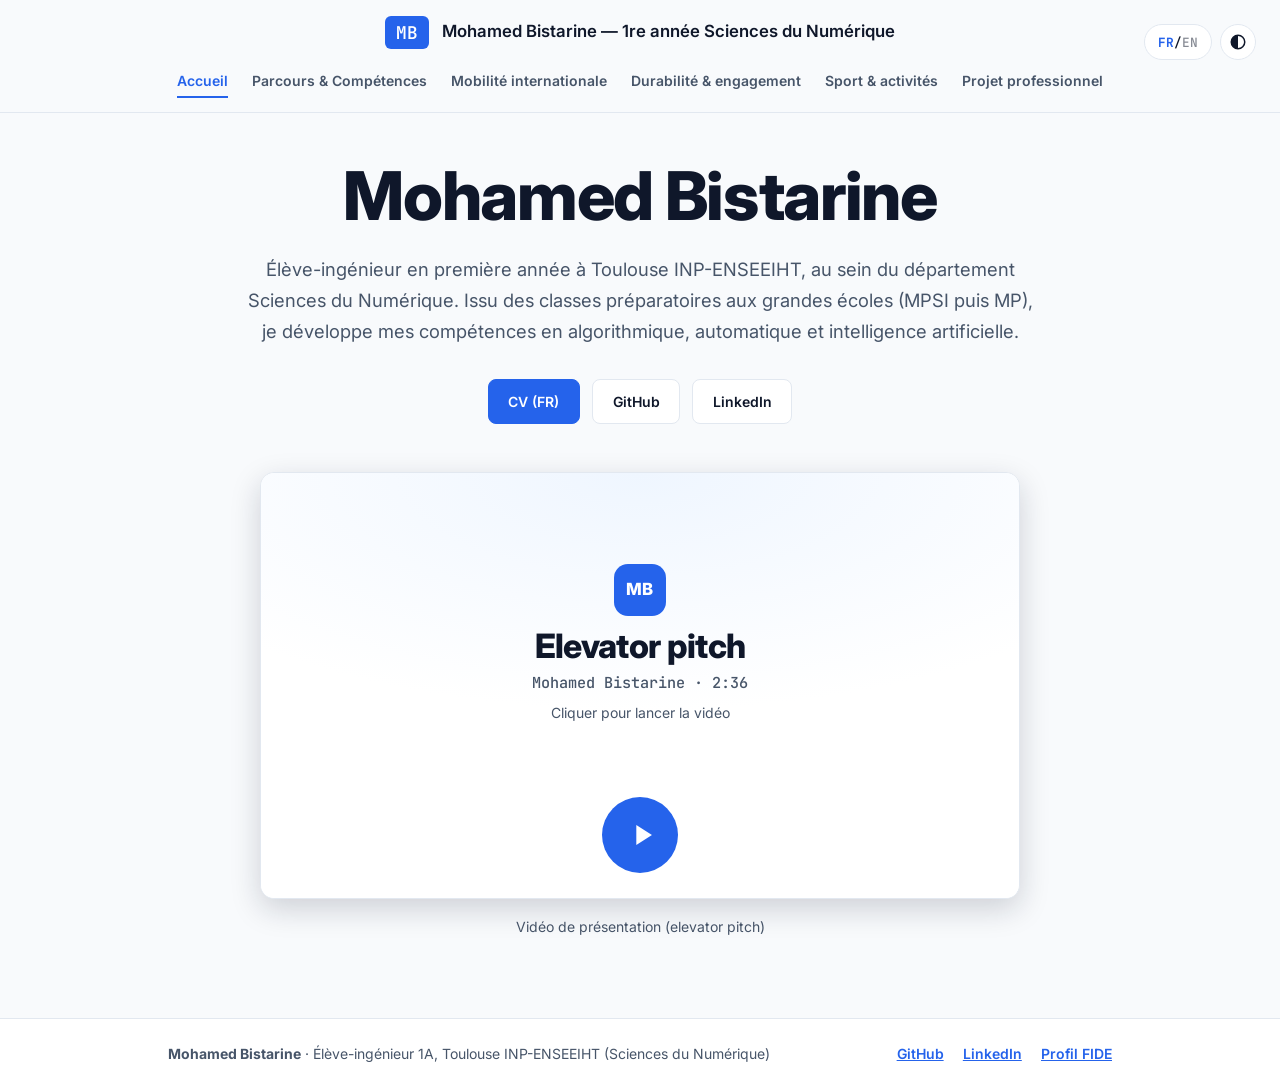
<file: index.html>
<!DOCTYPE html>
<html lang="fr" data-lang="fr">
<head>
  <meta charset="utf-8">
  <meta name="viewport" content="width=device-width, initial-scale=1, viewport-fit=cover">
  <title>Mohamed Bistarine | Sciences du Numérique — N7</title>
  <meta name="description" content="E-portfolio de Mohamed Bistarine, élève-ingénieur en première année à Toulouse INP-ENSEEIHT (N7), département Sciences du Numérique : parcours, mobilité internationale, engagement, sport et projet professionnel.">
  <meta name="author" content="Mohamed Bistarine">
  <meta name="color-scheme" content="light dark">
  <link rel="canonical" href="https://medbistarine-ship-it.github.io/Mohamed_Bistarine/">
  <meta property="og:type" content="website">
  <meta property="og:title" content="Mohamed Bistarine | E-portfolio">
  <meta property="og:description" content="Élève-ingénieur 1A Sciences du Numérique, Toulouse INP-ENSEEIHT (N7).">
  <meta property="og:url" content="https://medbistarine-ship-it.github.io/Mohamed_Bistarine/">
  <link rel="icon" href="data:image/svg+xml,%3Csvg xmlns='http://www.w3.org/2000/svg' viewBox='0 0 64 64'%3E%3Crect width='64' height='64' rx='12' fill='%232563eb'/%3E%3Ctext x='32' y='42' font-family='Arial,sans-serif' font-size='28' font-weight='700' text-anchor='middle' fill='white'%3EMB%3C/text%3E%3C/svg%3E">
  <link rel="preconnect" href="https://fonts.googleapis.com">
  <link rel="preconnect" href="https://fonts.gstatic.com" crossorigin>
  <link href="https://fonts.googleapis.com/css2?family=Inter:wght@400;500;600;700;800&family=JetBrains+Mono:wght@500;700&display=swap" rel="stylesheet">
  <link rel="stylesheet" href="style.css">
  <noscript>
    <style>
      [data-page], .sub-pane { display: block !important; }
      .sub-tabs, #lang, #theme { display: none !important; }
      html[data-lang="fr"] [lang="en"] { display: none !important; }
    </style>
  </noscript>
</head>
<body>
  <!--
    GUIDE RAPIDE
    - Chaque texte existe en français (lang="fr") et en anglais (lang="en") : modifie les deux.
    - Fichiers à déposer dans le dépôt GitHub (dossier assets/) :
        assets/CV_Mohamed_Bistarine_FR.pdf   assets/CV_Mohamed_Bistarine_EN.pdf   assets/uvp_pitch.mp4
        assets/img/logo-najah-souss.png      assets/img/logo-od-dcheira.png   (logos des clubs, onglet Sport)
    - Le bouton « My Job Glasses » est en commentaire dans la page d'accueil : décommente-le et colle ton lien.
  -->

  <a class="skip" href="#contenu"><span lang="fr">Aller au contenu</span><span lang="en">Skip to content</span></a>

  <!-- EN-TÊTE CENTRÉ -->
  <header class="bar centered-header">
    <div class="header-top">
      <span class="brand" aria-hidden="true">MB</span>
      <span class="header-title">
        <span lang="fr">Mohamed Bistarine — 1re année Sciences du Numérique</span>
        <span lang="en">Mohamed Bistarine — 1st Year Digital Sciences</span>
      </span>
    </div>

    <nav aria-label="Sections">
      <a href="#index" aria-current="page" data-k="index">
        <span lang="fr">Accueil</span><span lang="en">Home</span>
      </a>
      <a href="#projets" data-k="projets">
        <span lang="fr">Parcours &amp; Compétences</span><span lang="en">Path &amp; Skills</span>
      </a>
      <a href="#mobilite" data-k="mobilite">
        <span lang="fr">Mobilité internationale</span><span lang="en">International mobility</span>
      </a>
      <a href="#engagement" data-k="engagement">
        <span lang="fr">Durabilité &amp; engagement</span><span lang="en">Sustainability &amp; engagement</span>
      </a>
      <a href="#echecs" data-k="echecs">
        <span lang="fr">Sport &amp; activités</span><span lang="en">Sport &amp; activities</span>
      </a>
      <a href="#carriere" data-k="carriere">
        <span lang="fr">Projet professionnel</span><span lang="en">Career plan</span>
      </a>
    </nav>

    <div class="header-controls">
      <button id="lang" type="button" aria-label="Changer de langue / Switch language" title="Changer de langue / Switch language"><span class="lg lg-fr">FR</span>/<span class="lg lg-en">EN</span></button>
      <button id="theme" type="button" aria-label="Changer de thème clair ou sombre"><svg viewBox="0 0 24 24" width="18" height="18" aria-hidden="true" focusable="false"><circle cx="12" cy="12" r="9" fill="none" stroke="currentColor" stroke-width="2"/><path d="M12 3a9 9 0 0 0 0 18z" fill="currentColor"/></svg></button>
    </div>
  </header>

  <main id="contenu" tabindex="-1">

    <!-- ==========================================================
         ONGLET 0 : ACCUEIL
         ========================================================== -->
    <div data-page="index" class="on">
      <section class="hero wrap">
        <h1>Mohamed Bistarine</h1>
        <p class="lead">
          <span lang="fr">Élève-ingénieur en première année à Toulouse INP-ENSEEIHT, au sein du département Sciences du Numérique. Issu des classes préparatoires aux grandes écoles (MPSI puis MP), je développe mes compétences en algorithmique, automatique et intelligence artificielle.</span>
          <span lang="en">First-year engineering student at Toulouse INP-ENSEEIHT, in the Digital Sciences department. Coming from preparatory classes for the Grandes Écoles (MPSI then MP), I am developing my skills in algorithms, control systems and artificial intelligence.</span>
        </p>

        <div class="actions center">
          <a lang="fr" class="btn primary" href="assets/CV_Mohamed_Bistarine_FR.pdf" target="_blank" rel="noopener" aria-label="Télécharger le CV en français">CV (FR)</a>
          <a lang="en" class="btn primary" href="assets/CV_Mohamed_Bistarine_EN.pdf" target="_blank" rel="noopener" aria-label="Download the CV in English">CV (EN)</a>
          <a class="btn" href="https://github.com/medbistarine-ship-it" target="_blank" rel="noopener noreferrer">GitHub</a>
          <a class="btn" href="https://www.linkedin.com/in/mohamed-bistarine-385b97368/" target="_blank" rel="noopener noreferrer">LinkedIn</a>
          <!-- <a class="btn" href="COLLE-ICI-TON-LIEN-MY-JOB-GLASSES" target="_blank" rel="noopener noreferrer">My Job Glasses</a> -->
        </div>

        <figure class="video-card">
          <div class="vp" id="vp" data-state="paused" data-idle="false" data-cover="true" tabindex="0" role="group" aria-label="Elevator pitch">
            <video class="uvp-video" id="vpv" preload="none" playsinline data-src="assets/uvp_pitch.mp4">
              <span lang="fr">Votre navigateur ne peut pas lire cette vidéo.</span><span lang="en">Your browser cannot play this video.</span>
            </video>
            <div class="vp-cover" id="vpCover" aria-hidden="true">
              <span class="vp-logo">MB</span>
              <span class="vp-ct"><span lang="fr">Elevator pitch</span><span lang="en">Elevator pitch</span></span>
              <span class="vp-cs">Mohamed Bistarine · <span id="vpDur">2:36</span></span>
              <span class="vp-cl"><span lang="fr">Cliquer pour lancer la vidéo</span><span lang="en">Click to play the video</span></span>
            </div>
            <button type="button" class="vp-big" id="vpBig" aria-label="Play">
              <svg class="i-p" viewBox="0 0 24 24" aria-hidden="true"><path d="M8 5v14l11-7z"/></svg>
              <svg class="i-r" viewBox="0 0 24 24" aria-hidden="true"><path d="M12 5V2L7 6l5 4V7a5 5 0 1 1-5 5H5a7 7 0 1 0 7-7z"/></svg>
            </button>
            <div class="vp-bar" id="vpBar">
              <div class="vp-track" id="vpTrack" role="slider" tabindex="0" aria-valuemin="0" aria-valuemax="100" aria-valuenow="0">
                <div class="vp-buf" id="vpBuf"></div><div class="vp-fill" id="vpFill"></div><div class="vp-knob" id="vpKnob"></div>
                <div class="vp-tip" id="vpTip">0:00</div>
              </div>
              <div class="vp-row">
                <button type="button" class="vp-btn" id="vpPlay" aria-label="Play">
                  <svg class="i-play" viewBox="0 0 24 24" aria-hidden="true"><path d="M8 5v14l11-7z"/></svg>
                  <svg class="i-pause" viewBox="0 0 24 24" aria-hidden="true"><path d="M7 5h4v14H7zM13 5h4v14h-4z"/></svg>
                  <svg class="i-replay" viewBox="0 0 24 24" aria-hidden="true"><path d="M12 5V2L7 6l5 4V7a5 5 0 1 1-5 5H5a7 7 0 1 0 7-7z"/></svg>
                </button>
                <span class="vp-time" id="vpTime">0:00 / 0:00</span>
                <span class="vp-sp"></span>
                <button type="button" class="vp-btn" id="vpMute" aria-label="Mute">
                  <svg class="i-vol" viewBox="0 0 24 24" aria-hidden="true"><path d="M3 9v6h4l5 5V4L7 9zm13.5 3A4.5 4.5 0 0 0 14 8v8a4.5 4.5 0 0 0 2.5-4z"/></svg>
                  <svg class="i-mute" viewBox="0 0 24 24" aria-hidden="true"><path d="M3 9v6h4l5 5V4L7 9zm12.6 3 2.4-2.4-1.4-1.4-2.4 2.4-2.4-2.4-1.4 1.4 2.4 2.4-2.4 2.4 1.4 1.4 2.4-2.4 2.4 2.4 1.4-1.4z"/></svg>
                </button>
                <input type="range" class="vp-vol" id="vpVol" min="0" max="1" step="0.05" value="1" aria-label="Volume">
                <button type="button" class="vp-btn" id="vpFs" aria-label="Fullscreen">
                  <svg viewBox="0 0 24 24" aria-hidden="true"><path d="M5 5h5v2H7v3H5zm9 0h5v5h-2V7h-3zM5 14h2v3h3v2H5zm12 0h2v5h-5v-2h3z"/></svg>
                </button>
              </div>
            </div>
          </div>
          <figcaption><span lang="fr">Vidéo de présentation (elevator pitch)</span><span lang="en">Elevator pitch video</span></figcaption>
        </figure>

      </section>
    </div>

    <!-- ==========================================================
         ONGLET 1 : PARCOURS & COMPÉTENCES
         ========================================================== -->
    <div data-page="projets">
      <div class="pagehead wrap">
        <h2><span class="num">01</span><span lang="fr">Parcours &amp; Compétences</span><span lang="en">Path &amp; Skills</span></h2>
      </div>

      <div class="wrap">
        <!-- 1. PARCOURS CHRONOLOGIQUE -->
        <h3 class="section-subtitle"><span lang="fr">Parcours chronologique</span><span lang="en">Chronological path</span></h3>

        <div class="sub-tabs" aria-label="Parcours">
          <button class="sub-tab-btn" type="button" data-group="parcours" data-target="parc-1"><span lang="fr">2024 : Bac SMB</span><span lang="en">2024: Bac SMB</span></button>
          <button class="sub-tab-btn" type="button" data-group="parcours" data-target="parc-2"><span lang="fr">2024–2025 : MPSI</span><span lang="en">2024–2025: MPSI</span></button>
          <button class="sub-tab-btn active" type="button" data-group="parcours" data-target="parc-3"><span lang="fr">2025–2026 : MP</span><span lang="en">2025–2026: MP</span></button>
          <button class="sub-tab-btn" type="button" data-group="parcours" data-target="parc-4"><span lang="fr">2026–2029 : ENSEEIHT</span><span lang="en">2026–2029: ENSEEIHT</span></button>
        </div>

        <div class="sub-display">
          <div id="parc-1" class="sub-pane" data-group="parcours">
            <h4 class="pane-title">
              <span lang="fr">Baccalauréat Sciences Mathématiques B (SMB)</span>
              <span lang="en">Mathematical Sciences B Baccalaureate (SMB)</span>
            </h4>
            <p><span lang="fr">Baccalauréat marocain obtenu en 2024 au Lycée Mohammed Al Baqali. Cursus centré sur l'analyse, l'arithmétique et les sciences de l'ingénieur.</span><span lang="en">Moroccan baccalaureate obtained in 2024 at Lycée Mohammed Al Baqali. Curriculum focused on analysis, arithmetic and engineering sciences.</span></p>
          </div>
          <div id="parc-2" class="sub-pane" data-group="parcours">
            <h4 class="pane-title"><span lang="fr">CPGE MPSI — Lycée Réda Slawi</span><span lang="en">MPSI preparatory class — Réda Slawi High School</span></h4>
            <p><span lang="fr">Première année de CPGE MPSI. Acquisition d'une base théorique solide et exigeante en algèbre, analyse mathématique, physique fondamentale et algorithmique classique.</span><span lang="en">First year of CPGE MPSI. Acquisition of a solid and demanding theoretical foundation in algebra, mathematical analysis, fundamental physics and classical algorithms.</span></p>
          </div>
          <div id="parc-3" class="sub-pane active" data-group="parcours">
            <h4 class="pane-title"><span lang="fr">CPGE MP — Groupe Scolaire Al Qalam</span><span lang="en">MP preparatory class — Al Qalam School Group</span></h4>
            <p><span lang="fr">Deuxième année de CPGE, filière Mathématiques et Physique (MP). Préparation intensive aux concours ingénieurs, réalisation du projet TIPE (moteur d'échecs IA) et approfondissement en sciences industrielles.</span><span lang="en">Second year of CPGE, Mathematics and Physics (MP) track. Intensive preparation for engineering entrance exams, completion of the TIPE project (AI chess engine) and advanced study in industrial sciences.</span></p>
          </div>
          <div id="parc-4" class="sub-pane" data-group="parcours">
            <h4 class="pane-title">
              <span lang="fr">1re année du cycle ingénieur — Toulouse INP-ENSEEIHT</span>
              <span lang="en">1st year of the engineering cycle — Toulouse INP-ENSEEIHT</span>
            </h4>
            <p><span lang="fr">Filière Sciences du Numérique (SN). Socle technique en programmation, automatique, analyse de données et probabilités. Orientation visée : optimisation, calcul haute performance (HPC) et IA décisionnelle.</span><span lang="en">Digital Sciences (SN) track. Technical core in programming, control systems, data analysis and probability. Targeted orientation: optimization, high-performance computing (HPC) and decision-making AI.</span></p>
          </div>
        </div>

        <!-- 2. COMPÉTENCES ACQUISES -->
        <h3 class="section-subtitle section-gap"><span lang="fr">Compétences acquises</span><span lang="en">Acquired skills</span></h3>

        <div class="sub-tabs" aria-label="Compétences">
          <button class="sub-tab-btn active" type="button" data-group="competences" data-target="comp-1"><span lang="fr">Ingénierie &amp; Informatique</span><span lang="en">Engineering &amp; IT</span></button>
          <button class="sub-tab-btn" type="button" data-group="competences" data-target="comp-2"><span lang="fr">Langues</span><span lang="en">Languages</span></button>
        </div>

        <div class="sub-display">
          <div id="comp-1" class="sub-pane active" data-group="competences">
            <h4 class="pane-title"><span lang="fr">Ingénierie &amp; Informatique</span><span lang="en">Engineering &amp; IT</span></h4>
            <ul class="skills-list">
              <li><strong>Python :</strong> <span class="status mastered"><span lang="fr">Maîtrisé</span><span lang="en">Mastered</span></span> (<span lang="fr">Programmation acquise en CPGE</span><span lang="en">Programming acquired in CPGE</span>)</li>
              <li><strong>Ada :</strong> <span class="status mastered"><span lang="fr">Maîtrisé</span><span lang="en">Mastered</span></span> (<span lang="fr">Programmation impérative, typage fort, fiabilité logicielle</span><span lang="en">Imperative programming, strong typing, software reliability</span>)</li>
              <li><strong>C :</strong> <span class="status training"><span lang="fr">En formation</span><span lang="en">In training</span></span> (<span lang="fr">Gestion de la mémoire, pointeurs, programmation système</span><span lang="en">Memory management, pointers, systems programming</span>)</li>
              <li><strong>MATLAB :</strong> <span class="status training"><span lang="fr">En formation</span><span lang="en">In training</span></span> (<span lang="fr">Simulation de systèmes dynamiques</span><span lang="en">Dynamic systems simulation</span>)</li>
              <li><strong>Coq :</strong> <span class="status training"><span lang="fr">En formation</span><span lang="en">In training</span></span> (<span lang="fr">Assistant de preuve, modélisation formelle</span><span lang="en">Proof assistant, formal modeling</span>)</li>
              <li><strong>LaTeX :</strong> <span class="status training"><span lang="fr">En formation</span><span lang="en">In training</span></span> (<span lang="fr">Rédaction académique</span><span lang="en">Academic writing</span>)</li>
              <li><strong><span lang="fr">Théorie des jeux</span><span lang="en">Game theory</span> :</strong> <span class="status auto"><span lang="fr">Auto-formation</span><span lang="en">Self-taught</span></span> (<span lang="fr">Algorithmique décisionnelle, moteur d'échecs IA</span><span lang="en">Decision algorithms, AI chess engine</span>)</li>
            </ul>
          </div>
          <div id="comp-2" class="sub-pane" data-group="competences">
            <h4 class="pane-title"><span lang="fr">Langues</span><span lang="en">Languages</span></h4>
            <ul class="skills-list">
              <li><strong><span lang="fr">Arabe</span><span lang="en">Arabic</span> :</strong> <span class="status mastered"><span lang="fr">Maîtrisé</span><span lang="en">Mastered</span></span> (<span lang="fr">Langue maternelle</span><span lang="en">Native language</span>)</li>
              <li><strong><span lang="fr">Français</span><span lang="en">French</span> :</strong> <span class="status mastered"><span lang="fr">Maîtrisé</span><span lang="en">Mastered</span></span> (<span lang="fr">Usage académique et professionnel</span><span lang="en">Academic and professional use</span>)</li>
              <li><strong><span lang="fr">Anglais</span><span lang="en">English</span> :</strong> <span class="status mastered"><span lang="fr">Courant</span><span lang="en">Fluent</span></span> (<span lang="fr">Niveau C1</span><span lang="en">Level C1</span>)</li>
              <li><strong><span lang="fr">Allemand</span><span lang="en">German</span> :</strong> <span class="status training"><span lang="fr">En cours de formation</span><span lang="en">In training</span></span> (<span lang="fr">Niveau A1, LV2 à l'ENSEEIHT</span><span lang="en">Level A1, second foreign language at ENSEEIHT</span>)</li>
              <li><strong><span lang="fr">Chinois &amp; japonais</span><span lang="en">Chinese &amp; Japanese</span> :</strong> <span class="status auto"><span lang="fr">En cours d'auto-formation</span><span lang="en">Self-teaching</span></span> (<span lang="fr">Niveau A1 débutant : structures et mots de base</span><span lang="en">Level A1 beginner: basic structures and words</span>)</li>
            </ul>
          </div>
        </div>
      </div>
    </div>

    <!-- ==========================================================
         ONGLET 2 : MOBILITÉ INTERNATIONALE
         ========================================================== -->
    <div data-page="mobilite">
      <div class="pagehead wrap">
        <h2><span class="num">02</span><span lang="fr">Mobilité internationale</span><span lang="en">International mobility</span></h2>
      </div>

      <div class="wrap">
        <div class="sub-tabs" aria-label="Pays visés">
          <button class="sub-tab-btn active" type="button" data-group="mobilite" data-target="mob-1"><span lang="fr">Allemagne (DE)</span><span lang="en">Germany (DE)</span></button>
          <button class="sub-tab-btn" type="button" data-group="mobilite" data-target="mob-2"><span lang="fr">Japon (JP)</span><span lang="en">Japan (JP)</span></button>
          <button class="sub-tab-btn" type="button" data-group="mobilite" data-target="mob-3"><span lang="fr">Chine (CN)</span><span lang="en">China (CN)</span></button>
        </div>

        <div class="sub-display">
          <div id="mob-1" class="sub-pane active" data-group="mobilite">
            <h4 class="pane-title">
              <span lang="fr">Allemagne : échange académique ou stage R&amp;D</span>
              <span lang="en">Germany: academic exchange or R&amp;D internship</span>
            </h4>
            <p><span lang="fr">Visant un échange académique ou un stage de R&amp;D, je souhaite approfondir mes compétences en mathématiques appliquées et en commande automatique au sein d'une université technique de référence européenne, en m'appuyant sur l'apprentissage de l'allemand (LV2).</span><span lang="en">Aiming for an academic exchange or an R&amp;D internship, I want to deepen my skills in applied mathematics and automatic control at a leading European technical university, building on my German studies (second foreign language).</span></p>
          </div>
          <div id="mob-2" class="sub-pane" data-group="mobilite">
            <h4 class="pane-title">
              <span lang="fr">Japon : stage de recherche</span>
              <span lang="en">Japan: research internship</span>
            </h4>
            <p><span lang="fr">Le Japon étant un acteur historique en systèmes intelligents, en robotique et en systèmes embarqués, j'ambitionne d'y effectuer un stage de recherche, en laboratoire ou en entreprise technologique.</span><span lang="en">As Japan is a historical player in intelligent systems, robotics and embedded systems, I aim to complete a research internship there, in a laboratory or a technology company.</span></p>
          </div>
          <div id="mob-3" class="sub-pane" data-group="mobilite">
            <h4 class="pane-title">
              <span lang="fr">Chine : pôles technologiques</span>
              <span lang="en">China: technology hubs</span>
            </h4>
            <p><span lang="fr">Afin de m'immerger dans un écosystème pionnier de l'IA à grande échelle et de l'optimisation, je projette de réaliser un stage de R&amp;D dans un pôle d'innovation numérique.</span><span lang="en">To immerse myself in a pioneering ecosystem of large-scale AI and optimization, I plan to complete an R&amp;D internship in a digital innovation hub.</span></p>
          </div>
        </div>
      </div>
    </div>

    <!-- ==========================================================
         ONGLET 3 : DURABILITÉ ET ENGAGEMENT
         ========================================================== -->
    <div data-page="engagement">
      <div class="pagehead wrap">
        <h2><span class="num">03</span><span lang="fr">Durabilité et engagement</span><span lang="en">Sustainability and engagement</span></h2>
      </div>

      <div class="wrap">
        <div class="sub-tabs" aria-label="Engagements">
          <button class="sub-tab-btn active" type="button" data-group="engagement" data-target="eng-1"><span lang="fr">Numérique responsable</span><span lang="en">Green IT</span></button>
          <button class="sub-tab-btn" type="button" data-group="engagement" data-target="eng-2"><span lang="fr">Transmission</span><span lang="en">Knowledge sharing</span></button>
          <button class="sub-tab-btn" type="button" data-group="engagement" data-target="eng-3"><span lang="fr">Éthique</span><span lang="en">Ethics</span></button>
        </div>

        <div class="sub-display">
          <div id="eng-1" class="sub-pane active" data-group="engagement">
            <h4 class="pane-title">
              <span lang="fr">Green IT : sobriété algorithmique</span>
              <span lang="en">Green IT: algorithmic sobriety</span>
            </h4>
            <p><span lang="fr">Conscient de l'impact environnemental croissant du numérique, je m'intéresse à la réduction de l'empreinte énergétique des systèmes embarqués grâce à l'optimisation de la complexité algorithmique.</span><span lang="en">Aware of the growing environmental impact of digital technology, I focus on reducing the energy footprint of embedded systems through the optimization of algorithmic complexity.</span></p>
          </div>
          <div id="eng-2" class="sub-pane" data-group="engagement">
            <h4 class="pane-title">
              <span lang="fr">Transmission des savoirs</span>
              <span lang="en">Knowledge sharing</span>
            </h4>
            <p><span lang="fr">Attaché à l'égalité des chances dans les filières scientifiques, je m'engage dans l'entraide mathématique avec mes pairs et l'initiation des plus jeunes à la réflexion analytique.</span><span lang="en">Committed to equal opportunities in scientific fields, I take part in peer mathematical tutoring and introduce younger students to analytical thinking.</span></p>
          </div>
          <div id="eng-3" class="sub-pane" data-group="engagement">
            <h4 class="pane-title">
              <span lang="fr">Éthique : fiabilité des systèmes</span>
              <span lang="en">Ethics: system reliability</span>
            </h4>
            <p><span lang="fr">La sécurité des personnes étant critique (industrie, aéronautique), j'accorde une importance primordiale à la fiabilité logicielle (utilisation rigoureuse d'Ada et de C).</span><span lang="en">Since human safety is critical (industry, aeronautics), I give primary importance to software reliability (rigorous use of Ada and C).</span></p>
          </div>
        </div>
      </div>
    </div>

    <!-- ==========================================================
         ONGLET 4 : SPORT ET ACTIVITÉS
         ========================================================== -->
    <div data-page="echecs">
      <div class="pagehead wrap">
        <h2><span class="num">04</span><span lang="fr">Sport et autres activités</span><span lang="en">Sport and other activities</span></h2>
      </div>

      <div class="wrap">
        <div class="sub-tabs" aria-label="Activités">
          <button class="sub-tab-btn active" type="button" data-group="sport" data-target="sport-1"><span lang="fr">Échecs</span><span lang="en">Chess</span></button>
          <button class="sub-tab-btn" type="button" data-group="sport" data-target="sport-2"><span lang="fr">Football</span><span lang="en">Soccer</span></button>
          <button class="sub-tab-btn" type="button" data-group="sport" data-target="sport-3"><span lang="fr">Multisport</span><span lang="en">Multi-sport</span></button>
        </div>

        <div class="sub-display">
          <!-- Logos des clubs : dépose tes fichiers dans assets/img/ avec ces noms (png, jpg, jpeg, svg ou webp) :
                 logo-najah-souss.png   et   logo-od-dcheira.png
               Le site les affiche automatiquement. Tant qu'un fichier est absent, une illustration d'attente (dessin intégré) s'affiche à sa place. -->
          <div id="sport-1" class="sub-pane active" data-group="sport">
            <h4 class="pane-title"><span lang="fr">Échecs en compétition</span><span lang="en">Competitive chess</span></h4>
            <div class="pane-flex">
              <div class="pane-text">
                <p>
                  <strong><span lang="fr">Classements Elo FIDE :</span><span lang="en">FIDE Elo ratings:</span></strong>
                  <span lang="fr">Standard</span><span lang="en">Standard</span> (1643) · <span lang="fr">Rapide</span><span lang="en">Rapid</span> (1616) · Blitz (1642)
                </p>
                <p class="note"><span lang="fr">Valeurs indicatives, la référence reste le profil FIDE.</span><span lang="en">Indicative values; the FIDE profile remains the reference.</span></p>
                <p>
                  <span lang="fr">Engagement de longue date au sein de l'Association Najah Souss Agadir Échecs, avec participation à des tournois nationaux et internationaux. Cette pratique exigeante forge ma résistance à la pression, mon objectivité dans l'évaluation des positions et ma capacité d'anticipation stratégique.</span>
                  <span lang="en">Long-standing commitment within the Najah Souss Agadir Chess Association, with participation in national and international tournaments. This demanding practice builds my resistance to pressure, my objectivity in position evaluation and my strategic anticipation.</span>
                </p>
                <a class="btn primary" href="https://ratings.fide.com/profile/9047077" target="_blank" rel="noopener noreferrer">
                  <span lang="fr">Profil FIDE international</span><span lang="en">International FIDE profile</span>
                </a>
              </div>
              <div class="logo-slot has-logo"><img class="logo" src="[data-uri]" alt="Logo de l'Association Najah Souss Agadir Échecs" width="200" height="200">
              <svg class="art" viewBox="0 0 160 160" aria-hidden="true" focusable="false">
                <defs><clipPath id="board-clip"><rect width="160" height="160" rx="16"/></clipPath></defs>
                <g clip-path="url(#board-clip)">
                  <rect width="160" height="160" class="sq-light"/>
                  <rect x="40" y="0" width="40" height="40" class="sq-dark"/><rect x="120" y="0" width="40" height="40" class="sq-dark"/>
                  <rect x="0" y="40" width="40" height="40" class="sq-dark"/><rect x="80" y="40" width="40" height="40" class="sq-dark"/>
                  <rect x="40" y="80" width="40" height="40" class="sq-dark"/><rect x="120" y="80" width="40" height="40" class="sq-dark"/>
                  <rect x="0" y="120" width="40" height="40" class="sq-dark"/><rect x="80" y="120" width="40" height="40" class="sq-dark"/>
                </g>
                <text x="80" y="120" text-anchor="middle" font-size="108" class="glyph">♞</text>
                <rect x="1" y="1" width="158" height="158" rx="15" class="frame"/>
              </svg>
              </div>
            </div>
          </div>

          <div id="sport-2" class="sub-pane" data-group="sport">
            <h4 class="pane-title"><span lang="fr">Football en club</span><span lang="en">Club football</span></h4>
            <div class="pane-flex">
              <div class="pane-text">
                <p><span lang="fr">Formation et parcours sportif au sein de l'équipe de l'Olympique Dcheira. Ce sport collectif structuré m'a inculqué la valeur de la discipline commune et l'importance du positionnement tactique.</span><span lang="en">Training and sporting career within the Olympique Dcheira team. This structured team sport instilled in me the value of shared discipline and the importance of tactical positioning.</span></p>
              </div>
              <div class="logo-slot has-logo"><img class="logo" src="[data-uri]" alt="Logo de l'Olympique Dcheira" width="200" height="200">
              <svg class="art" viewBox="0 0 160 160" aria-hidden="true" focusable="false">
                <defs><clipPath id="ball-clip"><circle cx="80" cy="80" r="64"/></clipPath></defs>
                <circle cx="80" cy="80" r="64" class="ball"/>
                <g class="ball-patch" clip-path="url(#ball-clip)">
                  <polygon points="80.0,34.0 59.1,18.8 67.1,-5.8 92.9,-5.8 100.9,18.8"/>
                  <polygon points="123.7,65.8 131.7,41.2 157.6,41.2 165.6,65.8 144.7,81.0"/>
                  <polygon points="107.0,117.2 132.9,117.2 140.9,141.8 120.0,157.0 99.0,141.8"/>
                  <polygon points="53.0,117.2 61.0,141.8 40.0,157.0 19.1,141.8 27.1,117.2"/>
                  <polygon points="36.3,65.8 15.3,81.0 -5.6,65.8 2.4,41.2 28.3,41.2"/>
                </g>
                <polygon points="80.0,58.0 100.9,73.2 92.9,97.8 67.1,97.8 59.1,73.2" class="ball-patch"/>
                <g class="ball-seam">
                  <line x1="80.0" y1="58.0" x2="80.0" y2="34.0"/>
                  <line x1="100.9" y1="73.2" x2="123.7" y2="65.8"/>
                  <line x1="92.9" y1="97.8" x2="107.0" y2="117.2"/>
                  <line x1="67.1" y1="97.8" x2="53.0" y2="117.2"/>
                  <line x1="59.1" y1="73.2" x2="36.3" y2="65.8"/>
                </g>
                <circle cx="80" cy="80" r="64" class="ball-edge"/>
              </svg>
              </div>
            </div>
          </div>

          <div id="sport-3" class="sub-pane" data-group="sport">
            <h4 class="pane-title"><span lang="fr">Multisport : natation, basketball, volleyball</span><span lang="en">Multisport: swimming, basketball, volleyball</span></h4>
            <div class="pane-flex">
              <div class="pane-text">
                <p><span lang="fr">La pratique régulière de la natation, du basketball et du volleyball constitue mon équilibre de vie physique. Ces disciplines développent l'endurance, la réactivité et l'esprit d'équipe.</span><span lang="en">The regular practice of swimming, basketball and volleyball forms my physical balance, developing endurance, reactivity and team spirit.</span></p>
              </div>
              <svg class="art wide" viewBox="0 0 240 90" aria-hidden="true" focusable="false">
                <g class="line-art">
                  <path d="M10 34 q7 -9 14 0 t14 0 t14 0 t14 0"/>
                  <path d="M10 50 q7 -9 14 0 t14 0 t14 0 t14 0"/>
                  <path d="M10 66 q7 -9 14 0 t14 0 t14 0 t14 0"/>
                  <circle cx="120" cy="45" r="30"/>
                  <line x1="120" y1="15" x2="120" y2="75"/>
                  <line x1="90" y1="45" x2="150" y2="45"/>
                  <path d="M98 23 Q116 45 98 67"/>
                  <path d="M142 23 Q124 45 142 67"/>
                  <circle cx="200" cy="45" r="30"/>
                  <path d="M200 15 A 34 34 0 0 0 186 52"/>
                  <path d="M200 15 A 34 34 0 0 0 186 52" transform="rotate(120 200 45)"/>
                  <path d="M200 15 A 34 34 0 0 0 186 52" transform="rotate(240 200 45)"/>
                </g>
              </svg>
            </div>
          </div>
        </div>
      </div>
    </div>

    <!-- ==========================================================
         ONGLET 5 : PROJET PROFESSIONNEL
         ========================================================== -->
    <div data-page="carriere">
      <div class="pagehead wrap">
        <h2><span class="num">05</span><span lang="fr">Projet professionnel</span><span lang="en">Career plan</span></h2>
      </div>

      <div class="wrap">
        <!-- 1. PROJETS -->
        <h3 class="section-subtitle"><span lang="fr">Projets personnels</span><span lang="en">Personal projects</span></h3>

        <div class="sub-tabs" aria-label="Projets">
          <button class="sub-tab-btn active" type="button" data-group="projets" data-target="proj-1"><span lang="fr">Automate IA de jeu</span><span lang="en">Game-playing AI</span></button>
          <button class="sub-tab-btn" type="button" data-group="projets" data-target="proj-2"><span lang="fr">Estimateur de fonctions</span><span lang="en">Function estimator</span></button>
        </div>

        <div class="sub-display">
          <div id="proj-1" class="sub-pane active" data-group="projets">
            <h4 class="pane-title"><span lang="fr">Automate IA pour les jeux de stratégie</span><span lang="en">AI automaton for strategy games</span></h4>
            <p class="status-line"><span class="status training"><span lang="fr">En cours</span><span lang="en">In progress</span></span> <span lang="fr">Projet personnel</span><span lang="en">Personal project</span></p>
            <p><span lang="fr">Création d'un automate d'intelligence artificielle capable de jouer à des jeux de stratégie comme les échecs : représentation de l'état du jeu, exploration d'arbres de recherche et fonction d'évaluation numérique des positions.</span><span lang="en">Creation of an artificial intelligence automaton able to play strategy games such as chess: game state representation, search tree exploration and numerical position evaluation function.</span></p>
            <ul class="tags" aria-label="Mots-clés"><li>Bitboards</li><li><span lang="fr">Hachage de Zobrist</span><span lang="en">Zobrist hashing</span></li><li><span lang="fr">Arbres de recherche</span><span lang="en">Search trees</span></li><li><span lang="fr">Évaluation de positions</span><span lang="en">Position evaluation</span></li></ul>
            <!-- <p><a href="https://github.com/medbistarine-ship-it/NOM-DU-DEPOT" target="_blank" rel="noopener noreferrer">Voir le code sur GitHub</a></p> -->
          </div>
          <div id="proj-2" class="sub-pane" data-group="projets">
            <h4 class="pane-title"><span lang="fr">Estimateur de fonctions inconnues</span><span lang="en">Estimator of unknown functions</span></h4>
            <p class="status-line"><span class="status training"><span lang="fr">En cours</span><span lang="en">In progress</span></span> <span lang="fr">Projet personnel</span><span lang="en">Personal project</span></p>
            <p><span lang="fr">Conception d'un estimateur de fonctions inconnues à partir de données, en comparant plusieurs méthodes numériques : réseaux de neurones, estimateurs statistiques, etc.</span><span lang="en">Design of an estimator of unknown functions from data, comparing several numerical methods: neural networks, statistical estimators, etc.</span></p>
            <ul class="tags" aria-label="Mots-clés"><li><span lang="fr">Réseaux de neurones</span><span lang="en">Neural networks</span></li><li><span lang="fr">Estimateurs statistiques</span><span lang="en">Statistical estimators</span></li><li><span lang="fr">Méthodes numériques</span><span lang="en">Numerical methods</span></li></ul>
          </div>
        </div>

        <!-- 2. STAGES -->
        <h3 class="section-subtitle section-gap"><span lang="fr">Stages visés</span><span lang="en">Targeted internships</span></h3>

        <div class="sub-tabs" aria-label="Stages visés">
          <button class="sub-tab-btn active" type="button" data-group="stages" data-target="stage-1"><span lang="fr">Gestion des données</span><span lang="en">Data management</span></button>
          <button class="sub-tab-btn" type="button" data-group="stages" data-target="stage-2"><span lang="fr">Optimisation des modèles</span><span lang="en">Model optimization</span></button>
          <button class="sub-tab-btn" type="button" data-group="stages" data-target="stage-3"><span lang="fr">Innovation logicielle</span><span lang="en">Software innovation</span></button>
        </div>

        <div class="sub-display">
          <div id="stage-1" class="sub-pane active" data-group="stages">
            <h4 class="pane-title"><span lang="fr">Gestion des données</span><span lang="en">Data management</span></h4>
            <p><span lang="fr">Collecte, structuration et exploitation de données pour aider la décision.</span><span lang="en">Collecting, structuring and exploiting data to support decision-making.</span></p>
          </div>
          <div id="stage-2" class="sub-pane" data-group="stages">
            <h4 class="pane-title"><span lang="fr">Optimisation des modèles</span><span lang="en">Model optimization</span></h4>
            <p><span lang="fr">Amélioration de modèles mathématiques et d'apprentissage : performance, robustesse et coût de calcul.</span><span lang="en">Improving mathematical and learning models: performance, robustness and computational cost.</span></p>
          </div>
          <div id="stage-3" class="sub-pane" data-group="stages">
            <h4 class="pane-title"><span lang="fr">Innovation logicielle</span><span lang="en">Software innovation</span></h4>
            <p><span lang="fr">Conception et développement de solutions logicielles nouvelles, fiables et maintenables.</span><span lang="en">Design and development of new, reliable and maintainable software solutions.</span></p>
          </div>
        </div>
      </div>
    </div>

  </main>

  <footer class="site-footer">
    <div class="wrap footer-inner">
      <p><strong>Mohamed Bistarine</strong> · <span lang="fr">Élève-ingénieur 1A, Toulouse INP-ENSEEIHT (Sciences du Numérique)</span><span lang="en">1st-year engineering student, Toulouse INP-ENSEEIHT (Digital Sciences)</span></p>
      <ul class="footer-links">
        <li><a href="https://github.com/medbistarine-ship-it" target="_blank" rel="noopener noreferrer">GitHub</a></li>
        <li><a href="https://www.linkedin.com/in/mohamed-bistarine-385b97368/" target="_blank" rel="noopener noreferrer">LinkedIn</a></li>
        <li><a href="https://ratings.fide.com/profile/9047077" target="_blank" rel="noopener noreferrer"><span lang="fr">Profil FIDE</span><span lang="en">FIDE profile</span></a></li>
        <!-- <li><a href="mailto:ton.adresse@exemple.fr">Contact</a></li> -->
      </ul>
    </div>
  </footer>

  <script>
    (function () {
      var root = document.documentElement;
      var pages = Array.prototype.slice.call(document.querySelectorAll('[data-page]'));
      var navLinks = Array.prototype.slice.call(document.querySelectorAll('nav a[data-k]'));
      var keys = pages.map(function (p) { return p.getAttribute('data-page'); });

      /* ----- Pages (onglets du haut) ----- */
      function showPage(k, moveFocus) {
        if (keys.indexOf(k) === -1) { k = keys[0]; }
        pages.forEach(function (p) { p.classList.toggle('on', p.getAttribute('data-page') === k); });
        navLinks.forEach(function (a) {
          if (a.getAttribute('data-k') === k) { a.setAttribute('aria-current', 'page'); }
          else { a.removeAttribute('aria-current'); }
        });
        window.scrollTo(0, 0);
        if (moveFocus) { document.getElementById('contenu').focus({ preventScroll: true }); }
      }
      function keyFromHash() { return (location.hash || '').replace('#', '') || keys[0]; }
      window.addEventListener('hashchange', function () { showPage(keyFromHash(), true); });
      showPage(keyFromHash(), false);

      /* ----- Sous-onglets horizontaux ----- */
      function openSubTab(group, id) {
        Array.prototype.forEach.call(document.querySelectorAll('.sub-tab-btn[data-group="' + group + '"]'), function (b) {
          var on = b.getAttribute('data-target') === id;
          b.classList.toggle('active', on);
          b.setAttribute('aria-selected', on ? 'true' : 'false');
          b.setAttribute('tabindex', on ? '0' : '-1');
        });
        Array.prototype.forEach.call(document.querySelectorAll('.sub-pane[data-group="' + group + '"]'), function (p) {
          p.classList.toggle('active', p.id === id);
        });
      }
      window.openSubTab = openSubTab;

      Array.prototype.forEach.call(document.querySelectorAll('.sub-tabs'), function (c) { c.setAttribute('role', 'tablist'); });
      Array.prototype.forEach.call(document.querySelectorAll('.sub-tab-btn'), function (b) {
        var t = b.getAttribute('data-target');
        var pane = document.getElementById(t);
        b.setAttribute('role', 'tab');
        b.setAttribute('id', 'tab-' + t);
        b.setAttribute('aria-controls', t);
        if (pane) { pane.setAttribute('role', 'tabpanel'); pane.setAttribute('aria-labelledby', 'tab-' + t); }
      });
      var groups = {};
      Array.prototype.forEach.call(document.querySelectorAll('.sub-tab-btn'), function (b) {
        var g = b.getAttribute('data-group');
        if (!groups[g]) { groups[g] = b.getAttribute('data-target'); }
        if (b.classList.contains('active')) { groups[g] = b.getAttribute('data-target'); }
      });
      Object.keys(groups).forEach(function (g) { openSubTab(g, groups[g]); });

      document.addEventListener('click', function (e) {
        var b = e.target.closest ? e.target.closest('.sub-tab-btn') : null;
        if (b) { openSubTab(b.getAttribute('data-group'), b.getAttribute('data-target')); }
      });
      document.addEventListener('keydown', function (e) {
        var b = e.target.closest ? e.target.closest('.sub-tab-btn') : null;
        if (!b) { return; }
        var group = b.getAttribute('data-group');
        var tabs = Array.prototype.slice.call(document.querySelectorAll('.sub-tab-btn[data-group="' + group + '"]'));
        var i = tabs.indexOf(b), n = null;
        if (e.key === 'ArrowRight') { n = (i + 1) % tabs.length; }
        else if (e.key === 'ArrowLeft') { n = (i - 1 + tabs.length) % tabs.length; }
        else if (e.key === 'Home') { n = 0; }
        else if (e.key === 'End') { n = tabs.length - 1; }
        if (n !== null) {
          e.preventDefault();
          openSubTab(group, tabs[n].getAttribute('data-target'));
          tabs[n].focus();
        }
      });

      /* ----- Logos des clubs : le vrai fichier remplace l'illustration s'il existe ----- */
      Array.prototype.forEach.call(document.querySelectorAll('.logo-slot[data-logo]'), function (slot) {
        var base = slot.getAttribute('data-logo');
        var exts = ['png', 'jpg', 'jpeg', 'svg', 'webp'];
        (function tryNext(i) {
          if (i >= exts.length) { return; }
          var probe = new Image();
          probe.onload = function () {
            var img = document.createElement('img');
            img.className = 'logo';
            img.src = probe.src;
            img.alt = slot.getAttribute('data-alt') || '';
            slot.insertBefore(img, slot.firstChild);
            slot.classList.add('has-logo');
          };
          probe.onerror = function () { tryNext(i + 1); };
          probe.src = base + '.' + exts[i];
        })(0);
      });

      /* ----- Langue FR / EN ----- */
      var titles = {
        fr: 'Mohamed Bistarine | Sciences du Numérique — N7',
        en: 'Mohamed Bistarine | Digital Sciences — N7'
      };
      var descs = {
        fr: "E-portfolio de Mohamed Bistarine, élève-ingénieur en première année à Toulouse INP-ENSEEIHT (N7), département Sciences du Numérique : parcours, mobilité internationale, engagement, sport et projet professionnel.",
        en: "E-portfolio of Mohamed Bistarine, first-year engineering student at Toulouse INP-ENSEEIHT (N7), Digital Sciences department: path, international mobility, engagement, sport and career plan."
      };
      function setLang(l) {
        root.setAttribute('data-lang', l);
        root.setAttribute('lang', l);
        document.title = titles[l];
        var lb = document.getElementById('lang');
        lb.setAttribute('aria-label', l === 'fr' ? 'Switch to English' : 'Passer en français');
        var md = document.querySelector('meta[name="description"]');
        if (md) md.setAttribute('content', descs[l]);
        try { localStorage.setItem('lang', l); } catch (e) {}
      }
      var savedLang = null;
      try { savedLang = localStorage.getItem('lang'); } catch (e) {}
      setLang((savedLang === 'fr' || savedLang === 'en') ? savedLang : (root.getAttribute('data-lang') || 'fr'));
      document.getElementById('lang').addEventListener('click', function () {
        setLang(root.getAttribute('data-lang') === 'fr' ? 'en' : 'fr');
      });

      /* ----- Thème clair / sombre ----- */
      var savedTheme = null;
      try { savedTheme = localStorage.getItem('theme'); } catch (e) {}
      if (savedTheme === 'light' || savedTheme === 'dark') { root.setAttribute('data-theme', savedTheme); }
      document.getElementById('theme').addEventListener('click', function () {
        var current = root.getAttribute('data-theme');
        var dark = current === 'dark' || (!current && window.matchMedia('(prefers-color-scheme: dark)').matches);
        var next = dark ? 'light' : 'dark';
        root.setAttribute('data-theme', next);
        try { localStorage.setItem('theme', next); } catch (e) {}
      });

      /* ----- Lecteur vidéo (pause, barre de progression, masquage automatique) ----- */
      (function () {
        var box = document.getElementById('vp'); if (!box) { return; }
        var v = document.getElementById('vpv'), big = document.getElementById('vpBig'),
            bar = document.getElementById('vpBar'), track = document.getElementById('vpTrack'),
            fill = document.getElementById('vpFill'), knob = document.getElementById('vpKnob'),
            buf = document.getElementById('vpBuf'), tip = document.getElementById('vpTip'),
            playB = document.getElementById('vpPlay'), muteB = document.getElementById('vpMute'),
            vol = document.getElementById('vpVol'), fsB = document.getElementById('vpFs'),
            time = document.getElementById('vpTime');
        var IDLE_MS = 2500, idleTimer = null, dragging = false;
        var L = {
          fr: { play: 'Lecture', pause: 'Pause', replay: 'Revoir', mute: 'Couper le son', unmute: 'Activer le son', fs: 'Plein écran', vol: 'Volume', seek: 'Position de la vidéo', group: 'Lecteur vidéo : elevator pitch' },
          en: { play: 'Play', pause: 'Pause', replay: 'Replay', mute: 'Mute', unmute: 'Unmute', fs: 'Fullscreen', vol: 'Volume', seek: 'Video position', group: 'Video player: elevator pitch' }
        };
        function t(k) { var lg = root.getAttribute('data-lang') === 'en' ? 'en' : 'fr'; return L[lg][k]; }
        function fmt(s) { s = Math.max(0, Math.floor(s || 0)); return Math.floor(s / 60) + ':' + ('0' + (s % 60)).slice(-2); }

        function setState(s) { box.setAttribute('data-state', s); box.setAttribute('data-cover', s === 'ended' ? 'true' : (s === 'playing' ? 'false' : box.getAttribute('data-cover'))); labels(); }
        function labels() {
          var s = box.getAttribute('data-state');
          var a = s === 'playing' ? t('pause') : (s === 'ended' ? t('replay') : t('play'));
          playB.setAttribute('aria-label', a); big.setAttribute('aria-label', a);
          muteB.setAttribute('aria-label', (v.muted || v.volume === 0) ? t('unmute') : t('mute'));
          fsB.setAttribute('aria-label', t('fs')); vol.setAttribute('aria-label', t('vol'));
          track.setAttribute('aria-label', t('seek')); box.setAttribute('aria-label', t('group'));
        }
        function render() {
          var d = v.duration || 0, p = d ? v.currentTime / d : 0;
          fill.style.width = (p * 100) + '%'; knob.style.left = (p * 100) + '%';
          track.setAttribute('aria-valuenow', Math.round(p * 100));
          track.setAttribute('aria-valuetext', fmt(v.currentTime) + ' / ' + fmt(d));
          time.textContent = fmt(v.currentTime) + ' / ' + fmt(d);
          var dur = document.getElementById('vpDur'); if (dur && d) { dur.textContent = fmt(d); }
          if (v.buffered && v.buffered.length && d) { buf.style.width = (v.buffered.end(v.buffered.length - 1) / d * 100) + '%'; }
        }
        function toggle() {
          if (!v.getAttribute('src')) { v.setAttribute('src', v.getAttribute('data-src')); v.load(); }
          if (v.ended) { v.currentTime = 0; }
          if (v.paused || v.ended) { var pr = v.play(); if (pr && pr.catch) { pr.catch(function () {}); } } else { v.pause(); }
        }
        function seekBy(sec) { v.currentTime = Math.min(Math.max(0, v.currentTime + sec), v.duration || 0); wake(); }

        /* Masquage : la barre et le curseur disparaissent si la souris reste immobile pendant la lecture */
        function wake() {
          box.setAttribute('data-idle', 'false');
          clearTimeout(idleTimer);
          if (!v.paused && !v.ended) { idleTimer = setTimeout(sleep, IDLE_MS); }
        }
        function sleep() {
          if (v.paused || v.ended || dragging) { return; }
          if (box.matches(':focus-within') && box.classList.contains('kbd')) { /* clavier : on laisse visible */ return; }
          if (bar.matches(':hover')) { idleTimer = setTimeout(sleep, IDLE_MS); return; }
          box.setAttribute('data-idle', 'true');
        }
        box.addEventListener('mousemove', function () { wake(); });
        box.addEventListener('pointerdown', function () { box.classList.remove('kbd'); wake(); });
        box.addEventListener('touchstart', function () { wake(); }, { passive: true });
        box.addEventListener('mouseleave', function () { if (!v.paused && !v.ended) { clearTimeout(idleTimer); idleTimer = setTimeout(sleep, 800); } });
        box.addEventListener('focusin', function () { wake(); });

        v.addEventListener('click', function () { toggle(); wake(); });
        v.addEventListener('dblclick', function () { fsB.click(); });
        big.addEventListener('click', function () { toggle(); });
        playB.addEventListener('click', function () { toggle(); wake(); });
        v.addEventListener('play', function () { setState('playing'); wake(); });
        v.addEventListener('pause', function () { if (!v.ended) { setState('paused'); } box.setAttribute('data-idle', 'false'); clearTimeout(idleTimer); });
        v.addEventListener('ended', function () { setState('ended'); box.setAttribute('data-idle', 'false'); clearTimeout(idleTimer); });
        v.addEventListener('waiting', function () { box.classList.add('loading'); });
        v.addEventListener('playing', function () { box.classList.remove('loading'); });
        v.addEventListener('canplay', function () { box.classList.remove('loading'); });
        ['timeupdate', 'loadedmetadata', 'durationchange', 'progress'].forEach(function (e) { v.addEventListener(e, render); });

        /* Barre de progression : clic, glisser, survol (temps), clavier */
        function posFromEvent(e) {
          var r = track.getBoundingClientRect();
          return Math.min(1, Math.max(0, (e.clientX - r.left) / r.width));
        }
        track.addEventListener('pointerdown', function (e) {
          dragging = true; box.classList.add('scrub'); track.setPointerCapture(e.pointerId);
          if (v.duration) { v.currentTime = posFromEvent(e) * v.duration; }
          render(); e.preventDefault();
        });
        track.addEventListener('pointermove', function (e) {
          var p = posFromEvent(e);
          tip.style.left = (p * 100) + '%'; tip.textContent = fmt(p * (v.duration || 0));
          if (dragging && v.duration) { v.currentTime = p * v.duration; render(); }
        });
        function endDrag() { dragging = false; box.classList.remove('scrub'); wake(); }
        track.addEventListener('pointerup', endDrag); track.addEventListener('pointercancel', endDrag);
        track.addEventListener('keydown', function (e) {
          var k = e.key, d = v.duration || 0, ok = true;
          if (k === 'ArrowLeft' || k === 'ArrowDown') { seekBy(-5); }
          else if (k === 'ArrowRight' || k === 'ArrowUp') { seekBy(5); }
          else if (k === 'Home') { v.currentTime = 0; }
          else if (k === 'End') { v.currentTime = d; }
          else { ok = false; }
          if (ok) { e.preventDefault(); e.stopPropagation(); box.classList.add('kbd'); }
        });

        /* Volume / son */
        function syncVol() { vol.value = v.muted ? 0 : v.volume; box.setAttribute('data-muted', (v.muted || v.volume === 0) ? 'true' : 'false'); labels(); }
        muteB.addEventListener('click', function () { v.muted = !v.muted; if (!v.muted && v.volume === 0) { v.volume = 0.6; } syncVol(); });
        vol.addEventListener('input', function () { v.muted = false; v.volume = parseFloat(vol.value); syncVol(); });
        v.addEventListener('volumechange', syncVol);

        /* Plein écran */
        fsB.addEventListener('click', function () {
          var fsEl = document.fullscreenElement || document.webkitFullscreenElement;
          if (fsEl) { (document.exitFullscreen || document.webkitExitFullscreen).call(document); return; }
          var rq = box.requestFullscreen || box.webkitRequestFullscreen;
          if (rq) { rq.call(box); } else if (v.webkitEnterFullscreen) { v.webkitEnterFullscreen(); }
        });

        /* Raccourcis clavier quand le lecteur a le focus */
        box.addEventListener('keydown', function (e) {
          if (e.target !== box && e.target !== v && e.target !== playB && e.target !== big) { return; }
          var k = e.key, ok = true;
          if (k === ' ' || k === 'k' || k === 'K') { toggle(); }
          else if (k === 'ArrowLeft') { seekBy(-5); } else if (k === 'ArrowRight') { seekBy(5); }
          else if (k === 'j' || k === 'J') { seekBy(-10); } else if (k === 'l' || k === 'L') { seekBy(10); }
          else if (k === 'm' || k === 'M') { muteB.click(); } else if (k === 'f' || k === 'F') { fsB.click(); }
          else if (k >= '0' && k <= '9' && v.duration) { v.currentTime = v.duration * (parseInt(k, 10) / 10); }
          else { ok = false; }
          if (ok) { e.preventDefault(); box.classList.add('kbd'); wake(); }
        });

        /* Met la vidéo en pause quand on change d'onglet du site ou de page */
        document.addEventListener('visibilitychange', function () { if (document.hidden && !v.paused) { v.pause(); } });
        window.addEventListener('hashchange', function () { if (!v.paused) { v.pause(); } });
        new MutationObserver(labels).observe(root, { attributes: true, attributeFilter: ['data-lang'] });

        labels(); syncVol(); render();
      })();
    })();
  </script>
</body>
</html>
</file>
<file: style.css>
:root {
  /* Nouvelle palette : Bleu professionnel au lieu de vert */
  --bg: #f8fafc;
  --surface: #ffffff;
  --text: #0f172a;
  --muted: #475569;
  --line: #e2e8f0;
  --accent: #2563eb;       /* Bleu principal */
  --accent-ink: #ffffff;
  --tint: #eff6ff;         /* Fond bleuté léger pour les éléments actifs */

  --sans: "Inter", system-ui, -apple-system, sans-serif;
  --mono: "JetBrains Mono", monospace;
  --s1: .5rem; --s2: 1rem; --s3: 1.5rem; --s4: 2.5rem; --s5: 4.5rem;
  --r: 12px;
  --fs-s: .875rem; --fs-b: 1rem; --fs-l: clamp(1.1rem, 1rem + .6vw, 1.35rem);
  --fs-h2: clamp(1.5rem, 1.2rem + 1.4vw, 2.1rem);
  --fs-h1: clamp(2.4rem, 1.6rem + 4vw, 4.2rem);
  color-scheme: light;
}

@media (prefers-color-scheme: dark) {
  :root:not([data-theme="light"]) {
    --bg: #0f172a; --surface: #1e293b; --text: #f1f5f9; --muted: #94a3b8;
    --line: #334155; --accent: #3b82f6; --accent-ink: #ffffff; --tint: #1e3a8a;
    color-scheme: dark;
  }
}

:root[data-theme="dark"] {
  --bg: #0f172a; --surface: #1e293b; --text: #f1f5f9; --muted: #94a3b8;
  --line: #334155; --accent: #3b82f6; --accent-ink: #ffffff; --tint: #1e3a8a;
  color-scheme: dark;
}

* { box-sizing: border-box; }
html { scroll-behavior: smooth; }
body { margin: 0; background: var(--bg); color: var(--text); font: 400 var(--fs-b)/1.65 var(--sans); }
a { color: var(--accent); }
.wrap { max-width: 62rem; margin: 0 auto; padding: 2rem 1.5rem 0; }

/* HEADER CENTRÉ */
.centered-header {
  position: sticky; top: 0; z-index: 100;
  display: flex; flex-direction: column; align-items: center; justify-content: center;
  gap: 1rem; padding: 1rem;
  background: color-mix(in srgb, var(--bg) 92%, transparent);
  backdrop-filter: blur(12px); border-bottom: 1px solid var(--line);
}
.header-top { display: flex; align-items: center; gap: 0.8rem; }
.brand { font: 600 1.1rem var(--mono); color: var(--accent-ink); background: var(--accent); padding: .3rem .7rem; border-radius: 6px; }
.header-title { font-weight: 600; font-size: 1.05rem; color: var(--text); }
.header-controls { position: absolute; right: 1.5rem; top: 1.5rem; display: flex; gap: 0.5rem; }

nav { display: flex; gap: 1.5rem; flex-wrap: wrap; justify-content: center; }
nav a { color: var(--muted); text-decoration: none; font-size: var(--fs-s); font-weight: 600; padding: .25rem 0; transition: color 0.2s; }
nav a:hover { color: var(--text); }
nav a[aria-current="page"] { color: var(--accent); box-shadow: 0 2px 0 var(--accent); }

#theme, #lang { border: 1px solid var(--line); background: var(--surface); color: var(--text); height: 2.25rem; border-radius: 99px; cursor: pointer; font: 500 .8rem var(--mono); display: flex; align-items: center; justify-content: center; transition: background 0.2s, border-color 0.2s; }
#theme { width: 2.25rem; border-radius: 50%; font-size: 1rem; }
#lang { padding: 0 .8rem; }
#theme:hover, #lang:hover { border-color: var(--accent); }

html[data-lang="fr"] [lang="en"], html[data-lang="en"] [lang="fr"], [data-page] { display: none; }
[data-page].on { display: block; animation: fadeIn 0.3s ease-in-out; }
@keyframes fadeIn { from { opacity: 0; transform: translateY(10px); } to { opacity: 1; transform: translateY(0); } }

/* NUMÉROTATION RECTANGLE PRO */
h2 { font-size: var(--fs-h2); margin: 0 0 2rem; font-weight: 700; display: flex; align-items: center; }
.num {
  display: inline-flex; align-items: center; justify-content: center;
  background: var(--accent); color: var(--accent-ink);
  padding: 0.3rem 0.6rem; border-radius: 6px;
  font: 700 1.2rem var(--mono); margin-right: 0.8rem;
}

.section-subtitle { margin: 2rem 0 1rem; font-size: 1.2rem; color: var(--text); font-weight: 600; }

.actions { display: flex; flex-wrap: wrap; gap: 0.8rem; margin-bottom: 2rem; }
.btn { display: inline-flex; padding: .6rem 1.2rem; border: 1px solid var(--line); border-radius: 8px; background: var(--surface); color: var(--text); text-decoration: none; font-weight: 600; font-size: var(--fs-s); transition: 0.2s; }
.btn:hover { border-color: var(--accent); transform: translateY(-2px); }
.btn.primary { background: var(--accent); color: var(--accent-ink); border-color: var(--accent); }

/* SYSTEME D'ONLGETS HORIZONTAUX (SUB-TABS) */
.sub-display {
  background: var(--surface);
  border: 1px solid var(--line);
  border-radius: var(--r);
  padding: 2rem;
  margin-bottom: 1rem;
  min-height: 180px;
  box-shadow: 0 4px 15px rgba(0,0,0,0.02);
}
.sub-pane { display: none; animation: fadeIn 0.25s ease-out; }
.sub-pane.active { display: block; }
.pane-title { margin-top: 0; margin-bottom: 1rem; font-size: 1.3rem; color: var(--accent); }

.sub-tabs {
  display: flex;
  gap: 1rem;
  overflow-x: auto;
  padding-bottom: 1rem;
  scrollbar-width: thin;
}
.sub-tab-btn {
  flex: 1;
  min-width: 160px;
  padding: 1rem;
  background: var(--surface);
  border: 1px solid var(--line);
  border-radius: var(--r);
  cursor: pointer;
  text-align: center;
  font-weight: 600;
  font-size: 0.95rem;
  color: var(--muted);
  transition: all 0.2s ease;
  font-family: inherit;
}
.sub-tab-btn:hover {
  border-color: var(--accent);
  color: var(--text);
}
.sub-tab-btn.active {
  border-color: var(--accent);
  background: var(--tint);
  color: var(--accent);
  box-shadow: 0 4px 12px rgba(37, 99, 235, 0.15); /* Ombre ajustée au bleu */
}

/* LISTE DE COMPÉTENCES */
.skills-list { list-style: none; padding: 0; margin: 0; }
.skills-list li { padding: 0.5rem 0; border-bottom: 1px dashed var(--line); }
.skills-list li:last-child { border-bottom: none; }
.status { font-size: 0.75rem; padding: 0.2rem 0.6rem; border-radius: 4px; font-weight: 600; margin: 0 0.5rem; display: inline-block; }
.status.mastered { background: rgba(16, 185, 129, 0.1); color: #10B981; }
.status.training { background: var(--tint); color: var(--accent); }
.status.auto { background: rgba(245, 158, 11, 0.1); color: #F59E0B; }

.video video, .uvp-video { width: 100%; aspect-ratio: 16/9; background: var(--tint); border: 1px solid var(--line); border-radius: var(--r); object-fit: cover; }
.uvp-video { border-radius: 10px; }

@media (max-width: 60rem) {
  .header-controls { position: relative; right: auto; top: auto; margin-top: 1rem; justify-content: center; }
  .sub-tabs { flex-direction: column; }
  .sub-tab-btn { min-width: 100%; }
}

/* ==========================================================
   AJOUTS : tout ce qui est au-dessus est le style d'origine.
   Ci-dessous, uniquement ce qui sert aux nouveaux éléments.
   ========================================================== */

main { padding-bottom: 3rem; outline: none; }

/* Accès clavier */
.skip { position: absolute; left: 1rem; top: -4rem; z-index: 200; background: var(--accent); color: var(--accent-ink); padding: .6rem 1rem; border-radius: 8px; text-decoration: none; font-weight: 600; transition: top .15s; }
.skip:focus { top: 1rem; }
a:focus-visible, button:focus-visible, video:focus-visible { outline: 3px solid var(--accent); outline-offset: 3px; border-radius: 8px; }

/* Accueil */
.hero h1 { font-size: var(--fs-h1); line-height: 1.05; letter-spacing: -.02em; font-weight: 800; text-align: center; margin: 1rem 0 1.4rem; }
.lead { max-width: 800px; margin: 0 auto 2rem; text-align: center; font-size: 1.15rem; line-height: 1.7; color: var(--muted); }
.actions.center { justify-content: center; }
.video-card { margin: 3rem auto 0; max-width: 600px; text-align: center; }
.video-card .uvp-video { display: block; max-width: 600px; margin: 0 auto; }
.video-card figcaption { margin-top: 1rem; color: var(--muted); font-size: var(--fs-s); }

.section-gap { margin-top: 3rem; }

/* Texte + illustration côte à côte (onglet Sport) */
.pane-flex { display: flex; gap: 2rem; align-items: flex-start; flex-wrap: wrap; }
.pane-text { flex: 1; min-width: 250px; }
.pane-text > :last-child { margin-bottom: 0; }
.note { color: var(--muted); font-size: var(--fs-s); margin-top: -.4rem; }

/* Illustrations intégrées (aucun fichier image) */
.art { flex: none; width: 160px; height: auto; align-self: center; }
.logo-slot { flex: none; align-self: center; display: flex; justify-content: center; }
.logo { display: block; width: 200px; height: 200px; object-fit: contain; background: #fff; padding: 10px; border: 1px solid var(--line); border-radius: 8px; }
.logo-slot.has-logo .art { display: none; }
.art.wide { width: 240px; }
.sq-light { fill: var(--tint); }
.sq-dark { fill: var(--accent); opacity: .9; }
.frame { fill: none; stroke: var(--line); stroke-width: 2; }
.glyph { fill: var(--text); stroke: var(--surface); stroke-width: 3; paint-order: stroke; font-family: "Segoe UI Symbol", "Noto Sans Symbols 2", "Apple Symbols", "DejaVu Sans", sans-serif; }
.ball { fill: var(--surface); }
.ball-edge { fill: none; stroke: var(--text); stroke-width: 3; }
.ball-patch { fill: var(--text); }
.ball-seam line { stroke: var(--text); stroke-width: 3; stroke-linecap: round; }
.line-art * { fill: none; stroke: var(--accent); stroke-width: 3; stroke-linecap: round; stroke-linejoin: round; }

/* Projets : statut et mots-clés */
.status-line { display: flex; align-items: center; flex-wrap: wrap; gap: .3rem; color: var(--muted); font-size: var(--fs-s); margin: -.4rem 0 .8rem; }
.status-line .status { margin-left: 0; }
.tags { list-style: none; display: flex; flex-wrap: wrap; gap: .5rem; margin: 1rem 0 0; padding: 0; }
.tags li { background: var(--tint); color: var(--accent); border: 1px solid var(--line); border-radius: 6px; padding: .15rem .6rem; font: 500 .8rem var(--mono); }

/* Espaces à compléter */

/* Pied de page */
.site-footer { border-top: 1px solid var(--line); background: var(--surface); margin-top: 2rem; padding: 1.4rem 0; }
.site-footer .wrap { padding-top: 0; padding-bottom: 0; }
.footer-inner { display: flex; flex-wrap: wrap; align-items: center; justify-content: space-between; gap: .8rem; }
.footer-inner p { margin: 0; color: var(--muted); font-size: var(--fs-s); }
.footer-links { display: flex; gap: 1.2rem; list-style: none; margin: 0; padding: 0; font-size: var(--fs-s); font-weight: 600; }

@media (max-width: 60rem) {
  .centered-header { position: static; } /* l'en-tête, très haut sur mobile, ne reste plus collé en haut */
  .art, .art.wide, .logo-slot { margin: 0 auto; }
  .hero h1 { margin-top: .5rem; }
}

@media (prefers-reduced-motion: reduce) {
  html { scroll-behavior: auto; }
  [data-page].on, .sub-pane { animation: none; }
  .btn, .sub-tab-btn, nav a { transition: none; }
}

@media print {
  .centered-header, .skip, .actions, .sub-tabs, .header-controls { display: none !important; }
  [data-page], .sub-pane { display: block !important; }
  html[data-lang="fr"] [lang="en"], html[data-lang="en"] [lang="fr"] { display: none !important; }
  body { background: #fff; color: #000; }
}

/* Bouton de langue FR/EN : la langue active est mise en évidence */
#lang .lg { opacity: .5; font-weight: 500; }
html[data-lang="fr"] #lang .lg-fr, html[data-lang="en"] #lang .lg-en { opacity: 1; font-weight: 700; color: var(--accent); }

/* ===== Lecteur vidéo personnalisé ===== */
.video-card { max-width: 760px; }
.video-card .vp .uvp-video { max-width: none; }
.vp { position: relative; margin: 0 auto; border-radius: 14px; overflow: hidden; background: #000; box-shadow: 0 10px 30px rgba(15,23,42,.18); outline-offset: 4px; user-select: none; -webkit-user-select: none; }
.vp:focus-visible { outline: 3px solid var(--accent); }
.vp .uvp-video { display: block; width: 100%; aspect-ratio: 16/9; height: auto; object-fit: contain; border: 0; border-radius: 0; background: #000; cursor: pointer; }
.vp[data-idle="true"][data-state="playing"], .vp[data-idle="true"][data-state="playing"] .uvp-video { cursor: none; }
.vp-big { position: absolute; inset: 0; margin: auto; width: 76px; height: 76px; border-radius: 50%; border: 0; background: rgba(15,23,42,.62); color: #fff; display: grid; place-items: center; cursor: pointer; transition: opacity .25s, transform .25s, background .2s; }
.vp-big svg { width: 34px; height: 34px; fill: currentColor; margin-left: 4px; }
.vp-big:hover { background: var(--accent); transform: scale(1.06); }
.vp[data-state="playing"] .vp-big { opacity: 0; pointer-events: none; transform: scale(.85); }
.vp.loading[data-state="playing"] .vp-big { opacity: 1; background: rgba(15,23,42,.45); pointer-events: none; animation: vpPulse 1s ease-in-out infinite; }
.vp.loading[data-state="playing"] .vp-big svg { opacity: 0; }
@keyframes vpPulse { 50% { transform: scale(1.12); } }
.vp-bar { position: absolute; left: 0; right: 0; bottom: 0; padding: 2.4rem .9rem .6rem; background: linear-gradient(to top, rgba(2,6,23,.82), rgba(2,6,23,0)); color: #fff; transition: opacity .3s, transform .3s; }
.vp[data-idle="true"][data-state="playing"] .vp-bar { opacity: 0; transform: translateY(8px); pointer-events: none; }
.vp-track { position: relative; height: 18px; display: flex; align-items: center; cursor: pointer; touch-action: none; }
.vp-track::before { content: ""; position: absolute; left: 0; right: 0; height: 4px; border-radius: 4px; background: rgba(255,255,255,.28); transition: height .15s; }
.vp-track:hover::before, .vp.scrub .vp-track::before { height: 7px; }
.vp-buf, .vp-fill { position: absolute; left: 0; height: 4px; border-radius: 4px; width: 0; transition: height .15s; }
.vp-buf { background: rgba(255,255,255,.35); }
.vp-fill { background: var(--accent); }
.vp-track:hover .vp-buf, .vp-track:hover .vp-fill, .vp.scrub .vp-buf, .vp.scrub .vp-fill { height: 7px; }
.vp-knob { position: absolute; top: 50%; width: 14px; height: 14px; margin: -7px 0 0 -7px; border-radius: 50%; background: #fff; box-shadow: 0 1px 4px rgba(0,0,0,.5); transform: scale(0); transition: transform .15s; }
.vp-track:hover .vp-knob, .vp-track:focus-visible .vp-knob, .vp.scrub .vp-knob { transform: scale(1); }
.vp-track:focus-visible { outline: 2px solid #fff; outline-offset: 2px; border-radius: 6px; }
.vp-tip { position: absolute; bottom: 22px; transform: translateX(-50%); padding: 2px 7px; border-radius: 6px; background: rgba(2,6,23,.9); font: 600 .75rem/1.4 var(--mono); opacity: 0; pointer-events: none; transition: opacity .15s; }
.vp-track:hover .vp-tip, .vp.scrub .vp-tip { opacity: 1; }
.vp-row { display: flex; align-items: center; gap: .35rem; margin-top: .15rem; }
.vp-sp { flex: 1; }
.vp-time { font: 500 .8rem/1 var(--mono); opacity: .92; padding-left: .3rem; white-space: nowrap; }
.vp-btn { width: 38px; height: 38px; border: 0; border-radius: 8px; background: transparent; color: #fff; display: grid; place-items: center; cursor: pointer; transition: background .15s; }
.vp-btn:hover { background: rgba(255,255,255,.16); }
.vp-btn:focus-visible { outline: 2px solid #fff; outline-offset: 0; }
.vp-btn svg { width: 22px; height: 22px; fill: currentColor; }
.vp-btn .i-pause, .vp-btn .i-replay, .vp-btn .i-mute { display: none; }
.vp[data-state="playing"] #vpPlay .i-play, .vp[data-state="ended"] #vpPlay .i-play { display: none; }
.vp[data-state="playing"] #vpPlay .i-pause { display: block; }
.vp[data-state="ended"] #vpPlay .i-replay { display: block; }
.vp[data-muted="true"] #vpMute .i-vol { display: none; }
.vp[data-muted="true"] #vpMute .i-mute { display: block; }
.vp-vol { width: 74px; height: 18px; accent-color: var(--accent); cursor: pointer; background: transparent; }
@media (max-width: 520px) { .vp-vol { display: none; } .vp-big { width: 64px; height: 64px; } .vp-bar { padding: 2rem .5rem .4rem; } }
@media (prefers-reduced-motion: reduce) { .vp-bar, .vp-big, .vp-knob, .vp-track::before, .vp-fill, .vp-buf { transition: none; } .vp.loading[data-state="playing"] .vp-big { animation: none; } }
.vp-big .i-r { display: none; margin-left: 0; }
.vp[data-state="ended"] .vp-big .i-p { display: none; }
.vp[data-state="ended"] .vp-big .i-r { display: block; }

/* Couverture avant lecture : aucune image du visage ; suit le thème clair / sombre */
.vp[data-cover="true"] .uvp-video { visibility: hidden; cursor: default; }
.vp[data-cover="true"] { background: var(--surface); border: 1px solid var(--line); }
.vp-cover { position: absolute; inset: 0; display: none; flex-direction: column; align-items: center; justify-content: center; gap: .5rem; text-align: center; padding: 1rem 1.5rem 6.2rem;
  background: radial-gradient(120% 90% at 50% 0%, var(--tint) 0%, var(--surface) 62%); color: var(--text); pointer-events: none; }
.vp[data-cover="true"] .vp-cover { display: flex; }
.vp-logo { display: grid; place-items: center; width: 52px; height: 52px; border-radius: 14px; background: var(--accent); color: var(--accent-ink); font: 800 1.05rem/1 var(--sans); letter-spacing: .02em; margin-bottom: .3rem; }
.vp-ct { font: 800 clamp(1.4rem, 1rem + 2vw, 2.1rem)/1.1 var(--sans); letter-spacing: -.02em; }
.vp-cs { font: 500 .95rem/1.3 var(--mono); color: var(--muted); }
.vp-cl { font-size: var(--fs-s); color: var(--muted); }
.vp[data-cover="true"] .vp-bar { opacity: 0; pointer-events: none; }
.vp[data-cover="true"] .vp-big { inset: auto auto 1.6rem 50%; margin: 0 0 0 -38px; background: var(--accent); color: var(--accent-ink); }
.vp[data-cover="true"] .vp-big:hover { background: var(--accent); filter: brightness(1.1); }
@media (max-width: 520px) {
  .vp-logo, .vp-cl { display: none; }
  .vp-cover { padding: .8rem 1rem 4.6rem; }
  .vp[data-cover="true"] .vp-big { width: 56px; height: 56px; margin-left: -28px; bottom: 1rem; }
  .vp-big svg { width: 26px; height: 26px; }
}
.vp-big .i-r { display: none; margin-left: 0; }
.vp[data-state="ended"] .vp-big .i-p { display: none; }
.vp[data-state="ended"] .vp-big .i-r { display: block; }
.vp[data-cover="true"] { aspect-ratio: 16/9; }
.vp[data-cover="true"] .uvp-video { display: none; }
.vp-cover { z-index: 1; } .vp-big, .vp-bar { z-index: 2; }
</file>
